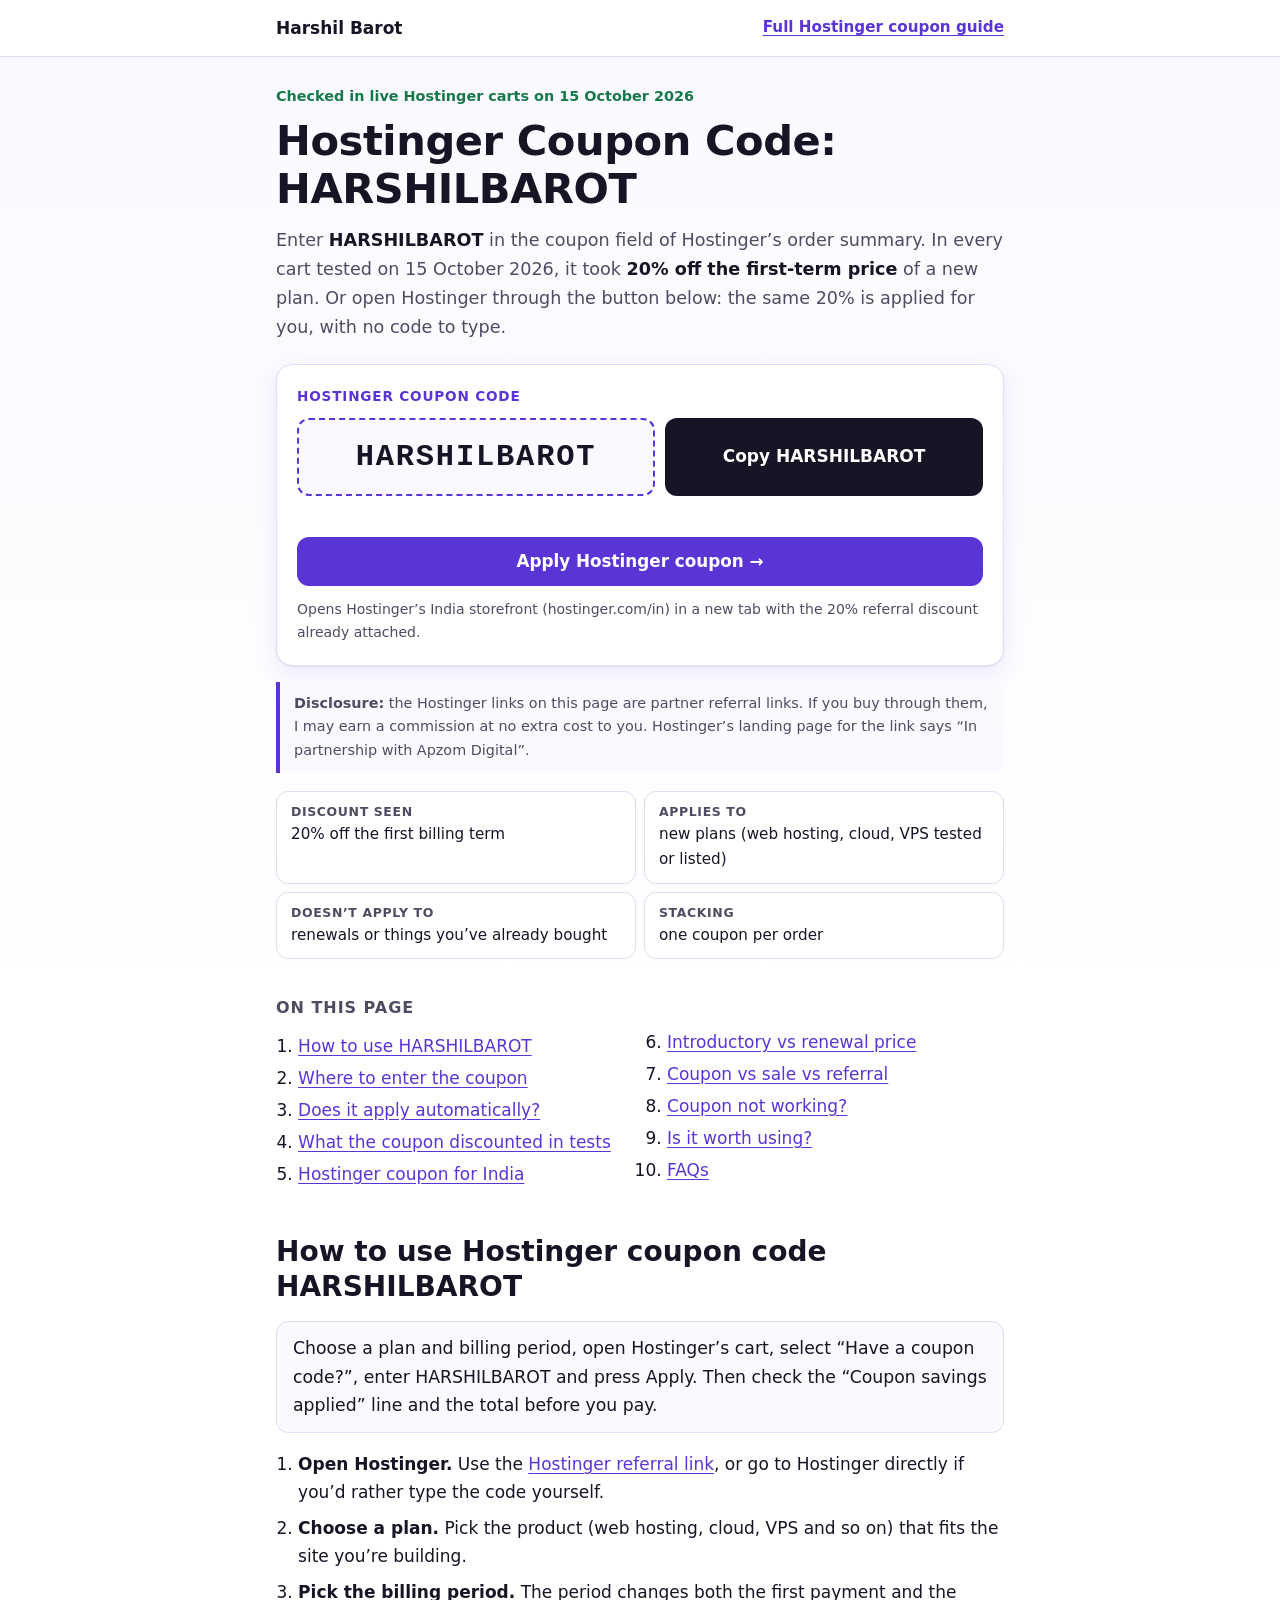
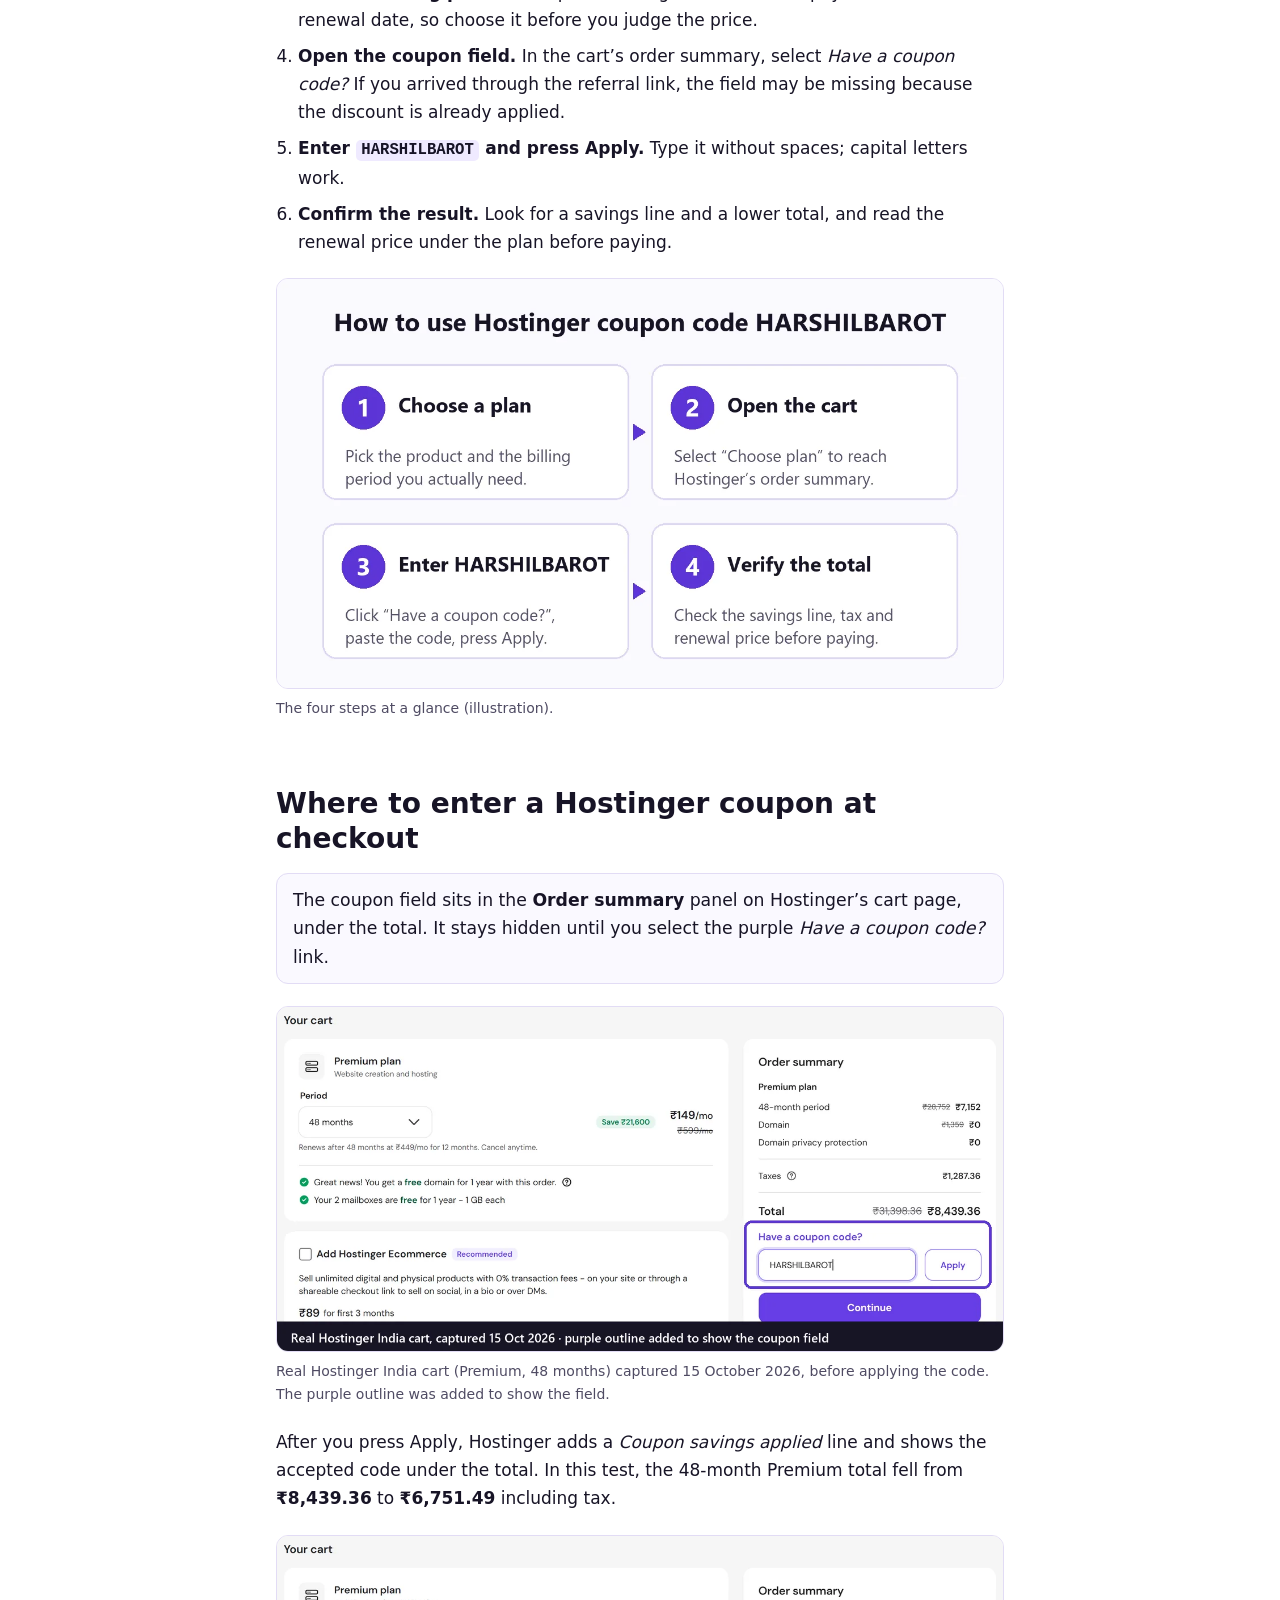
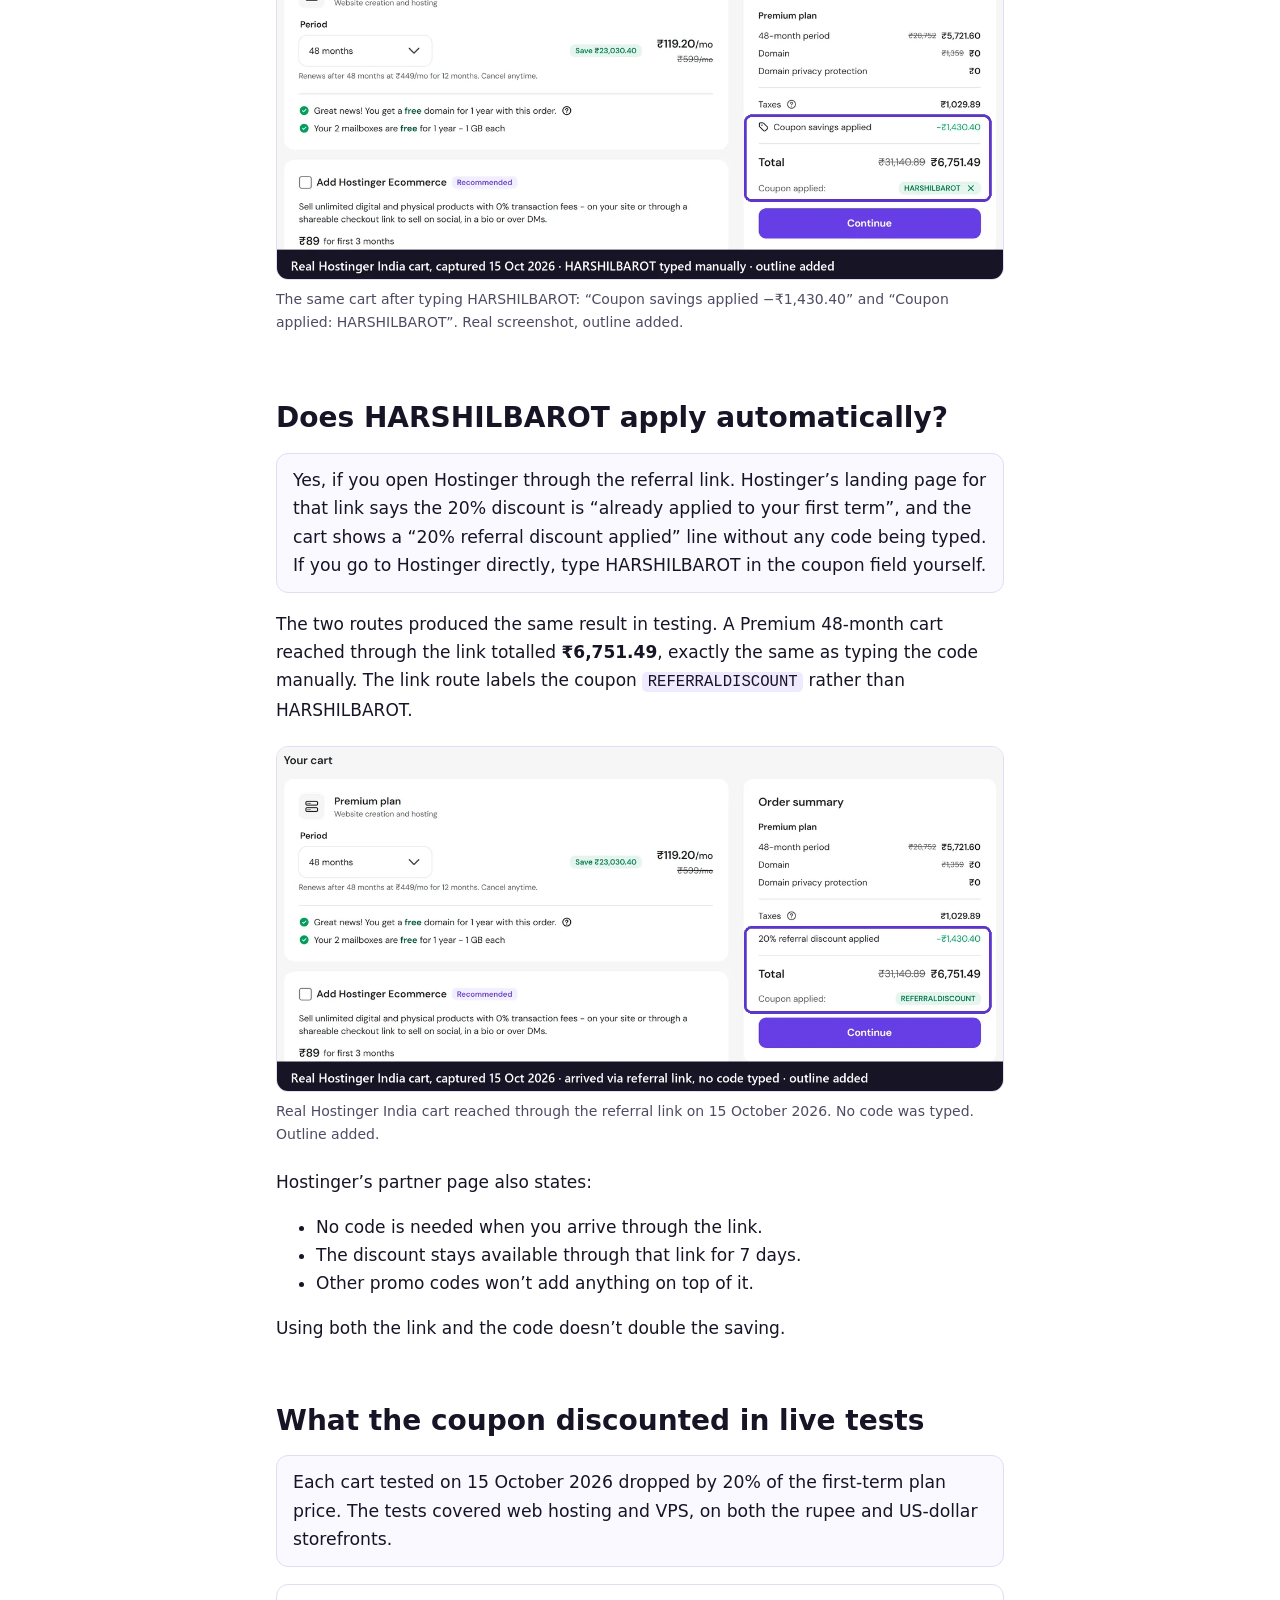
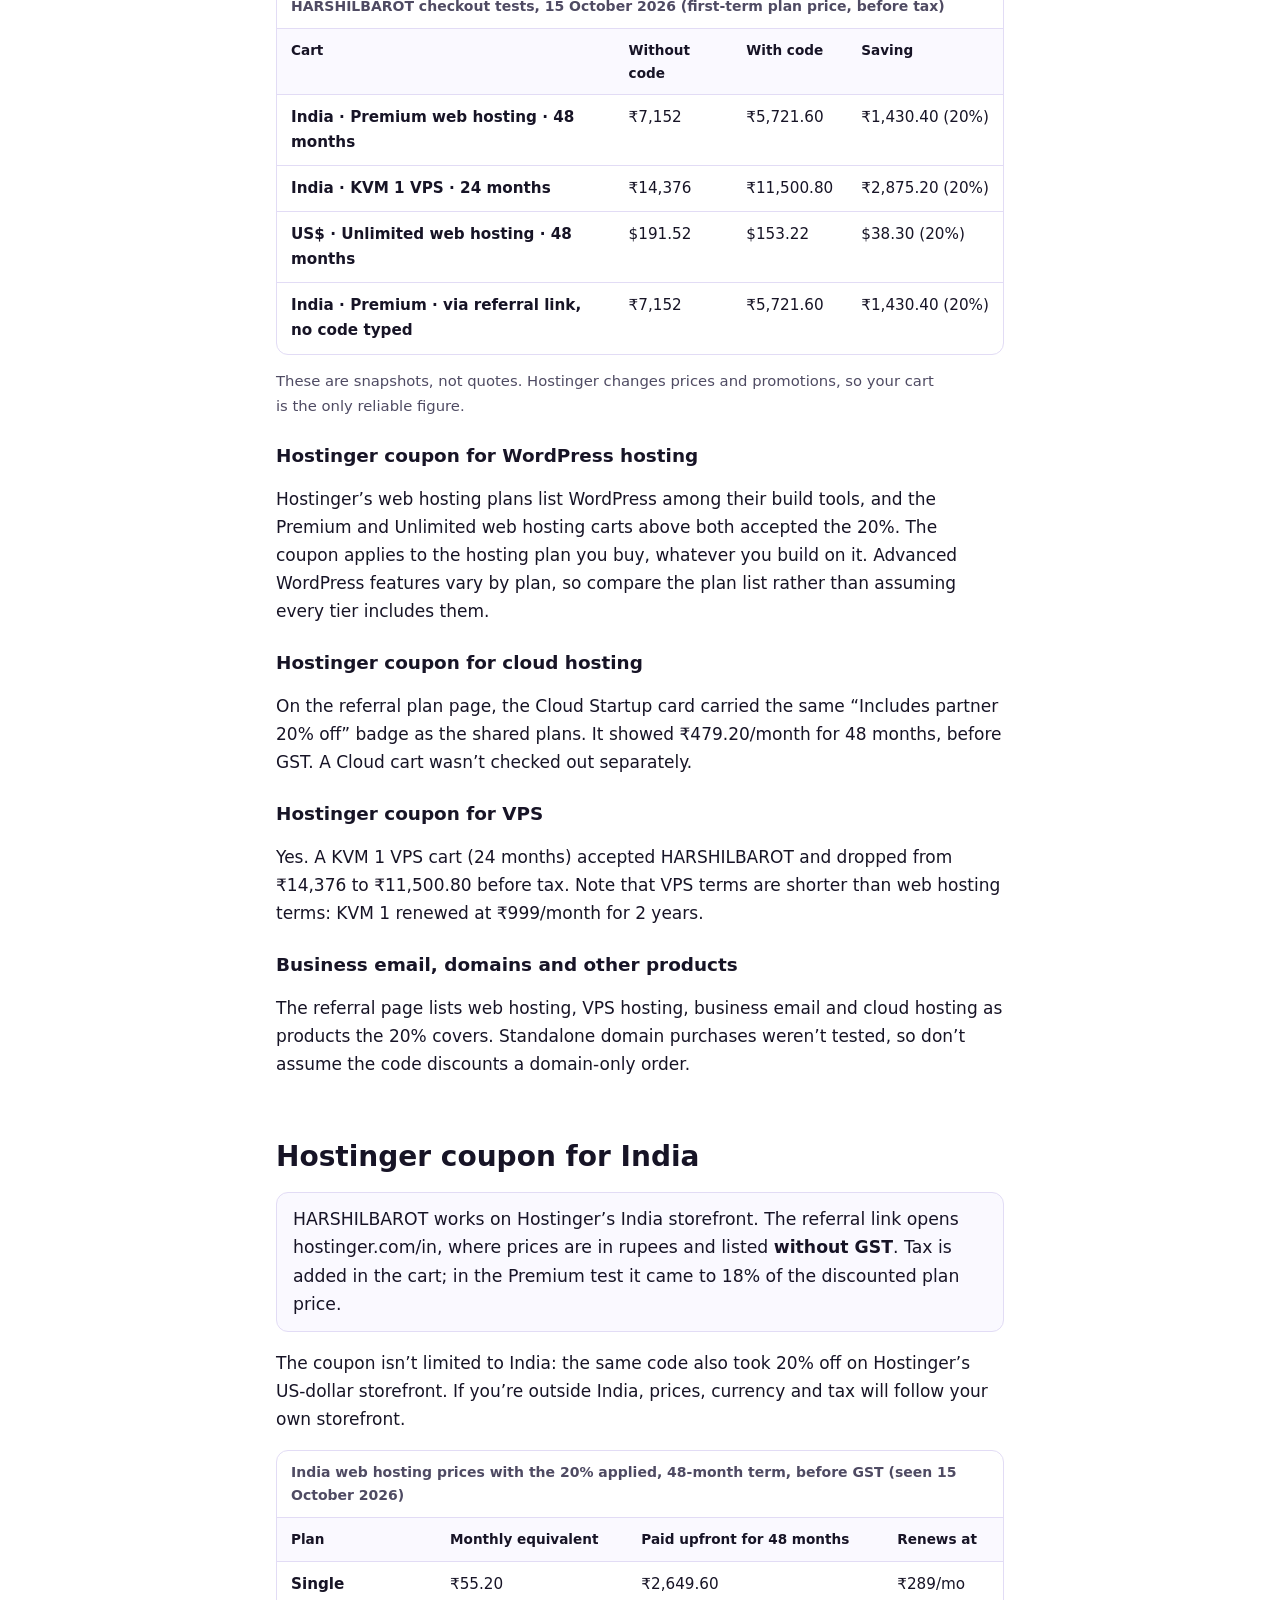
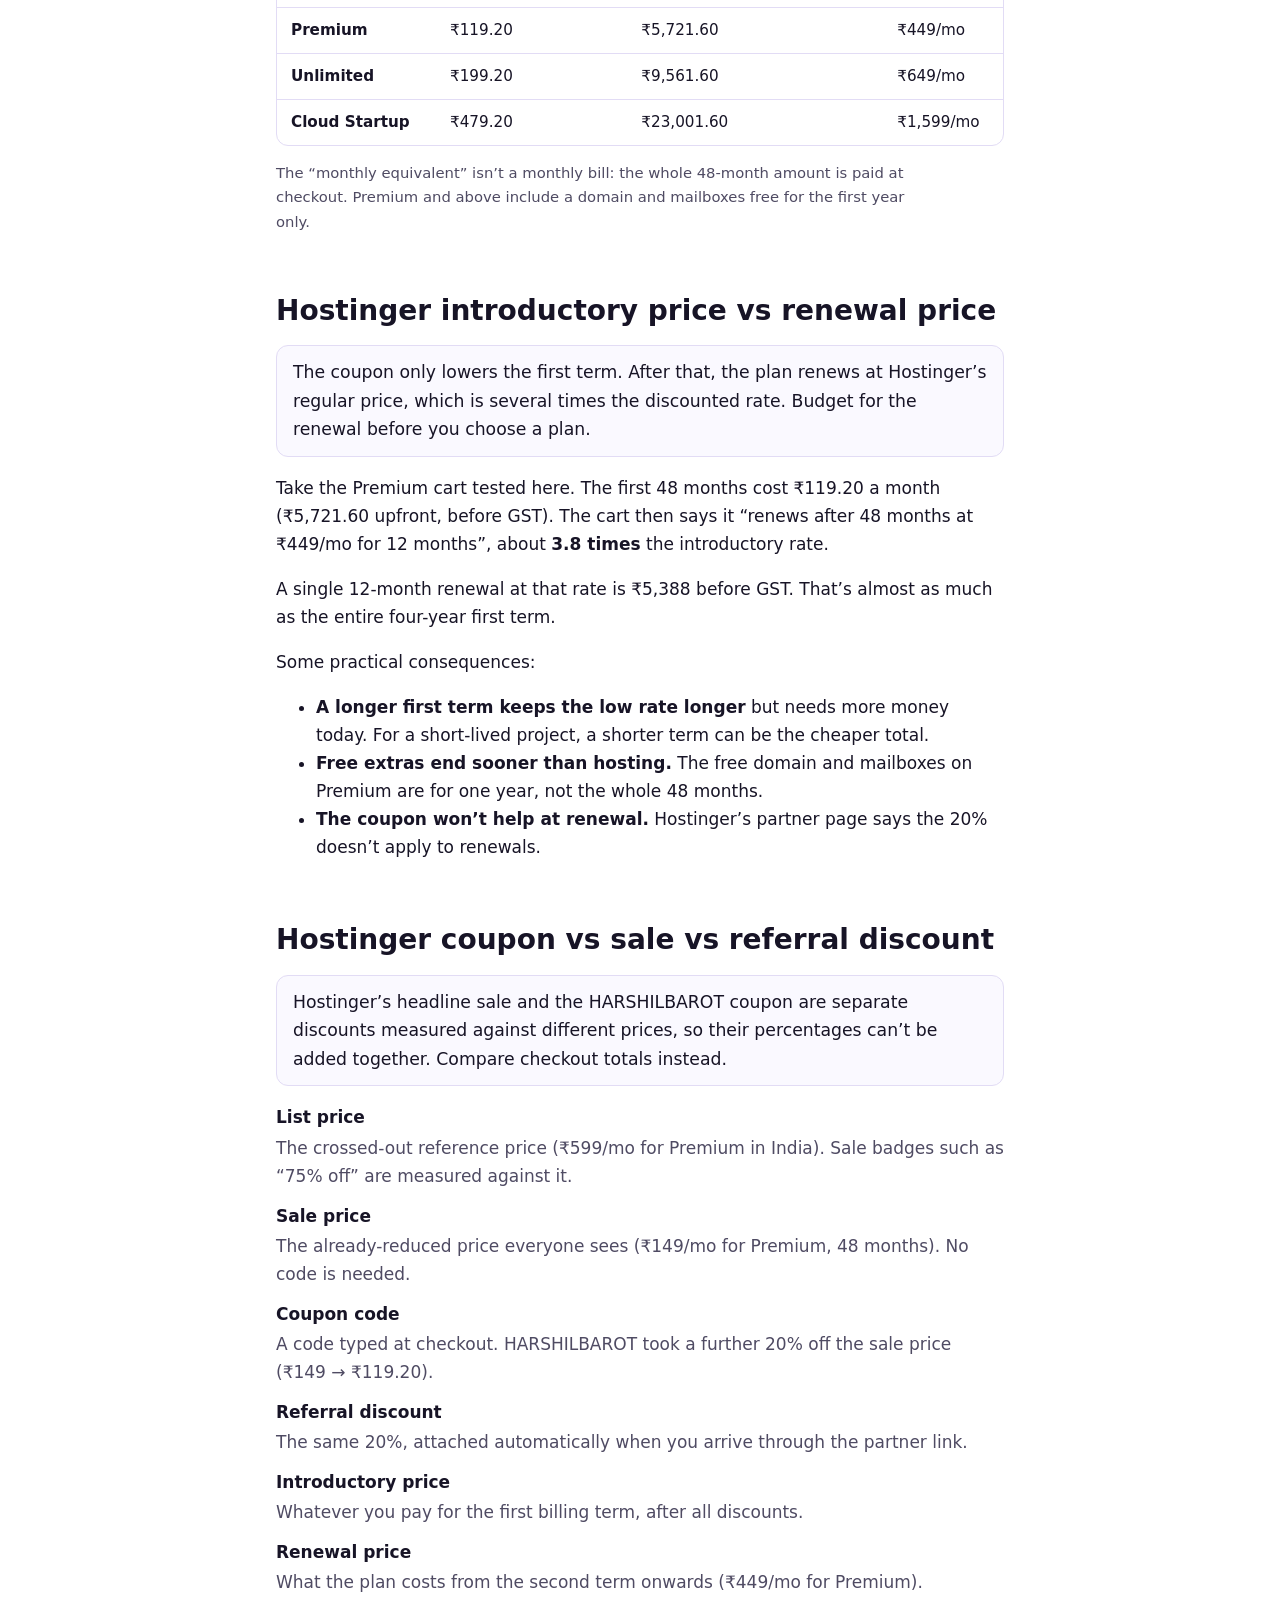
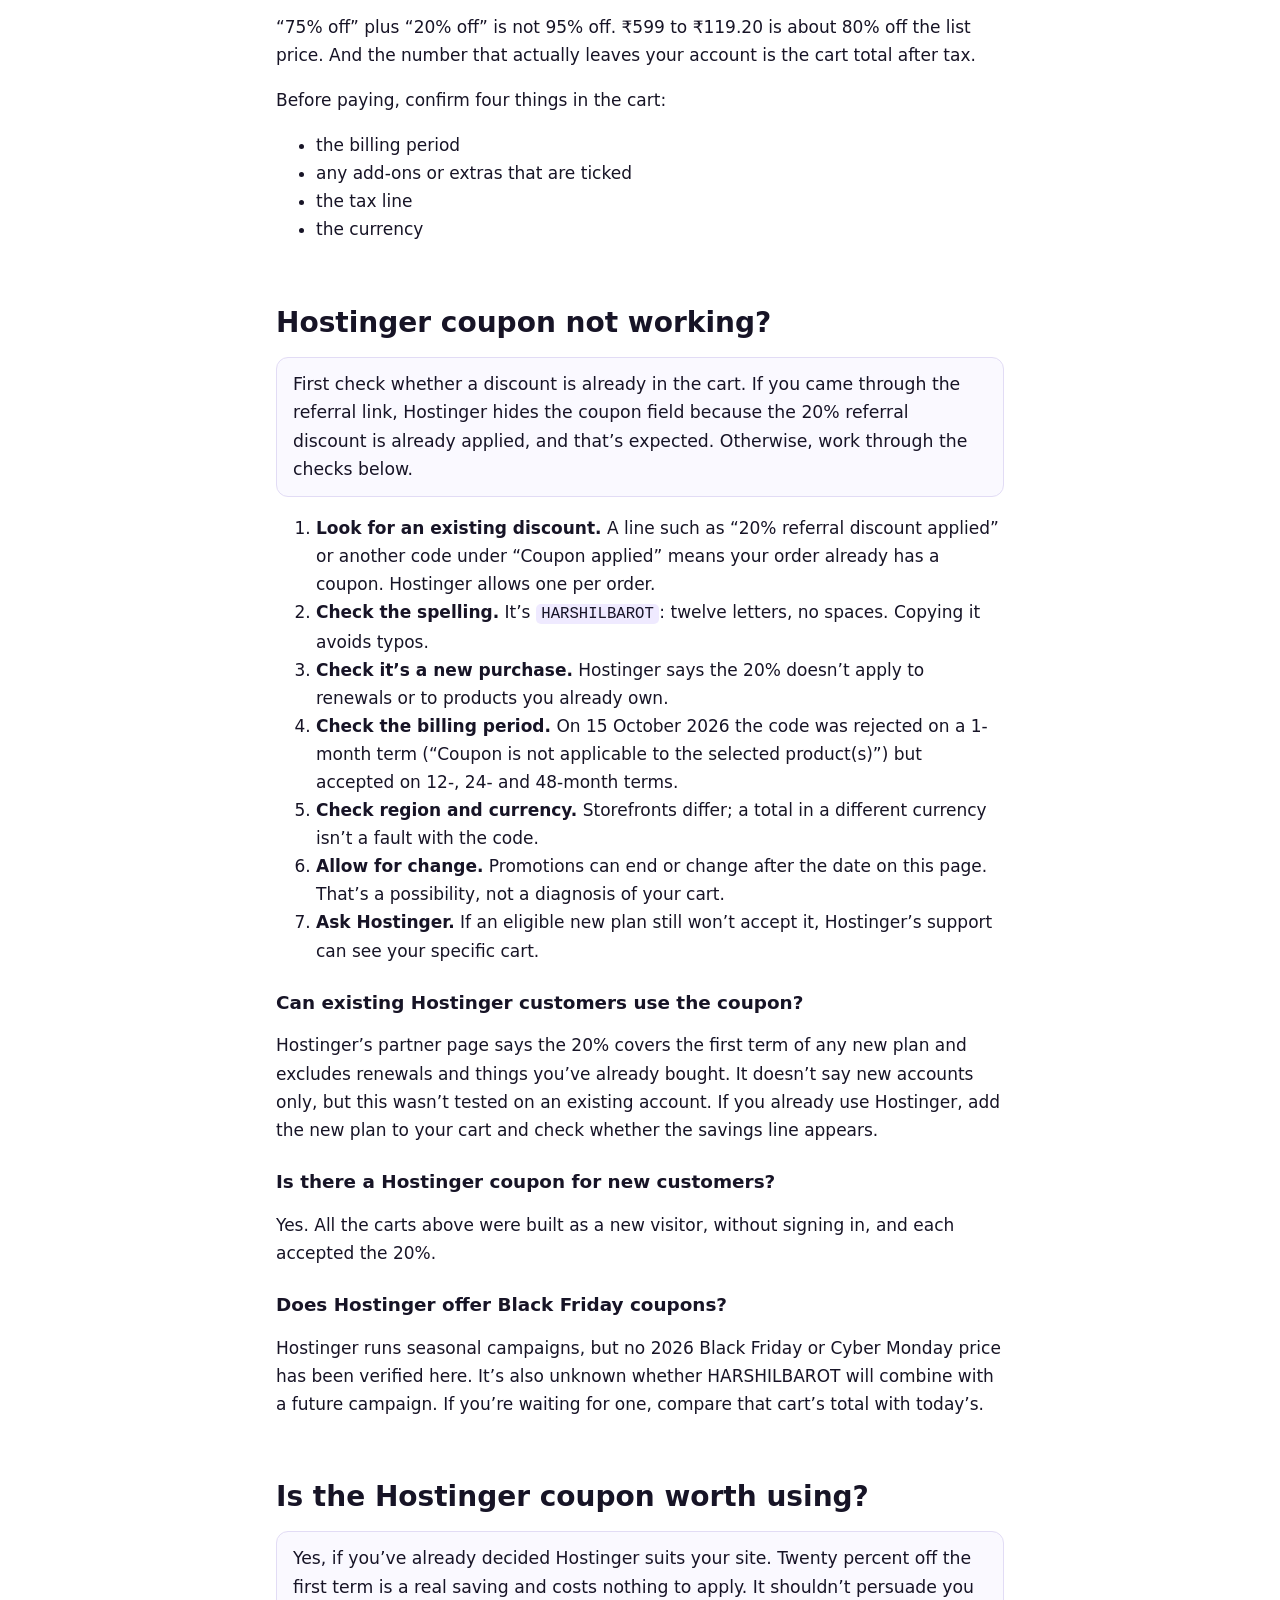
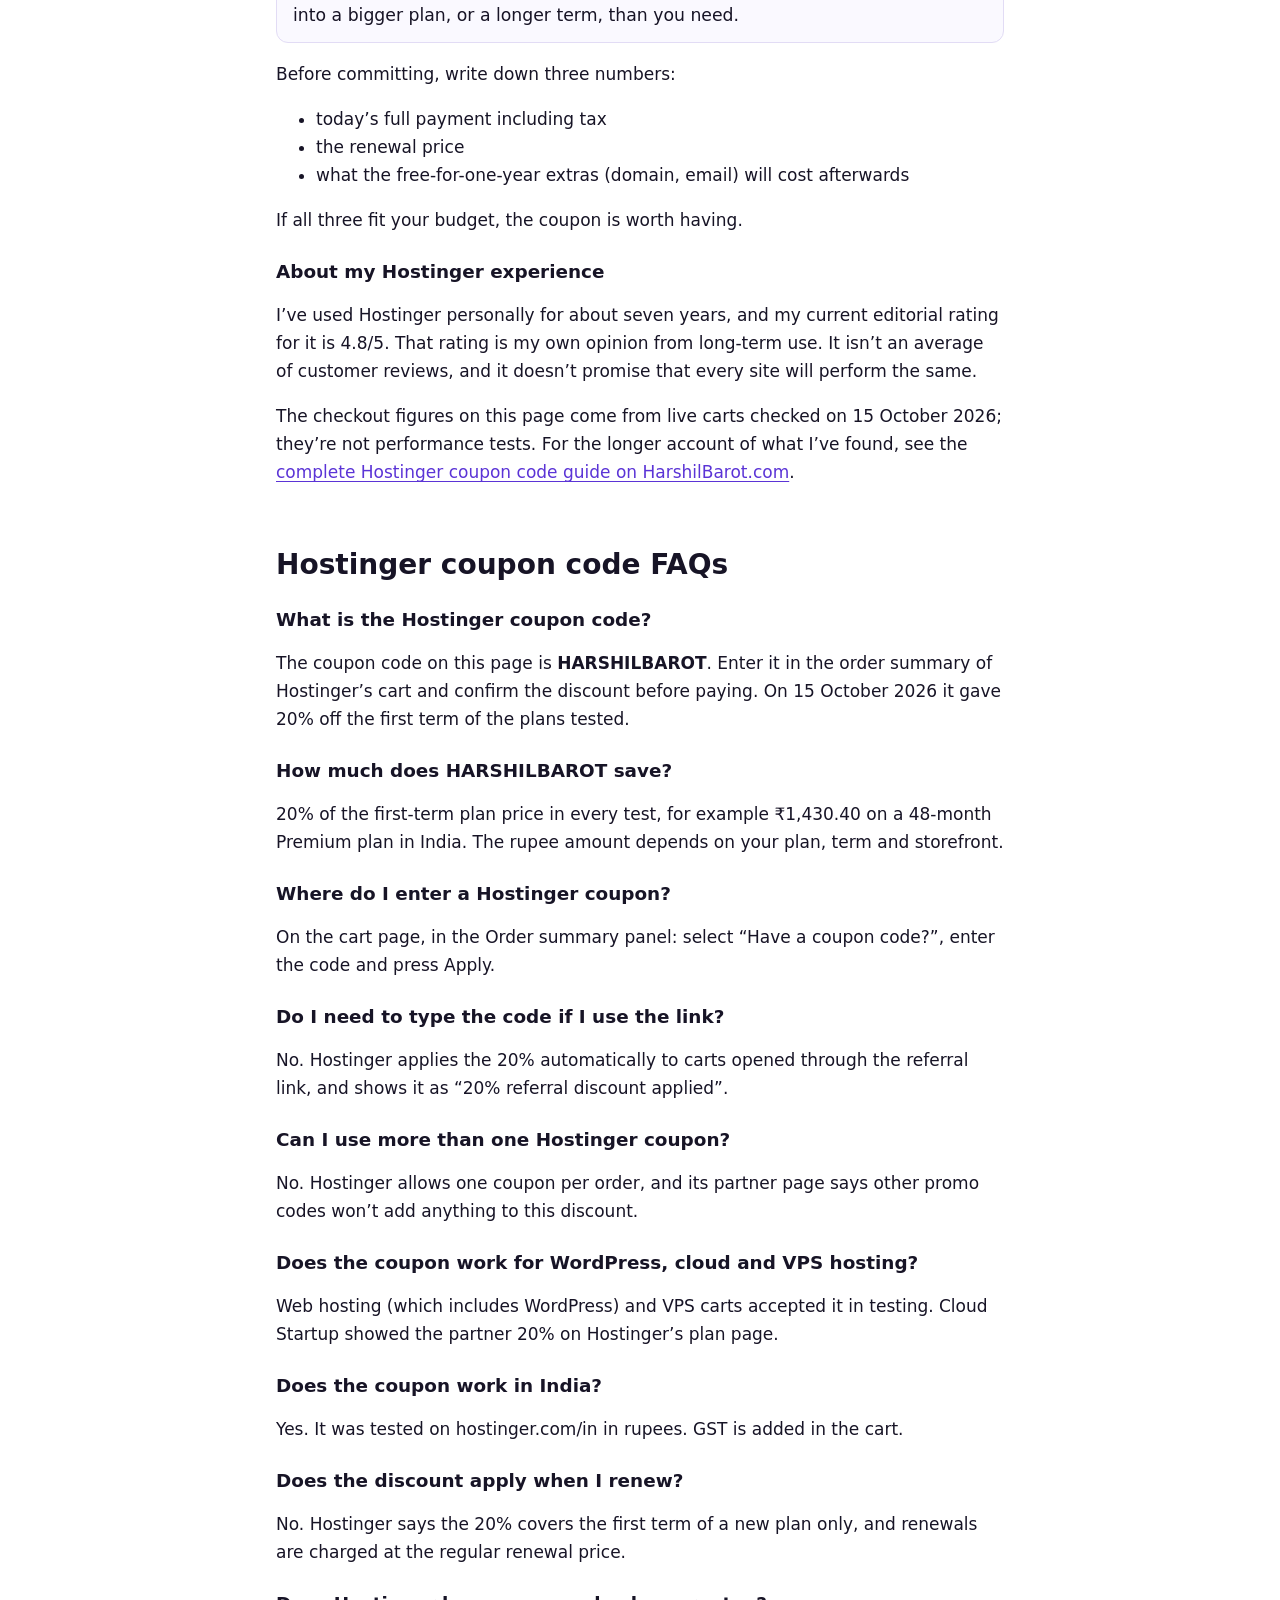
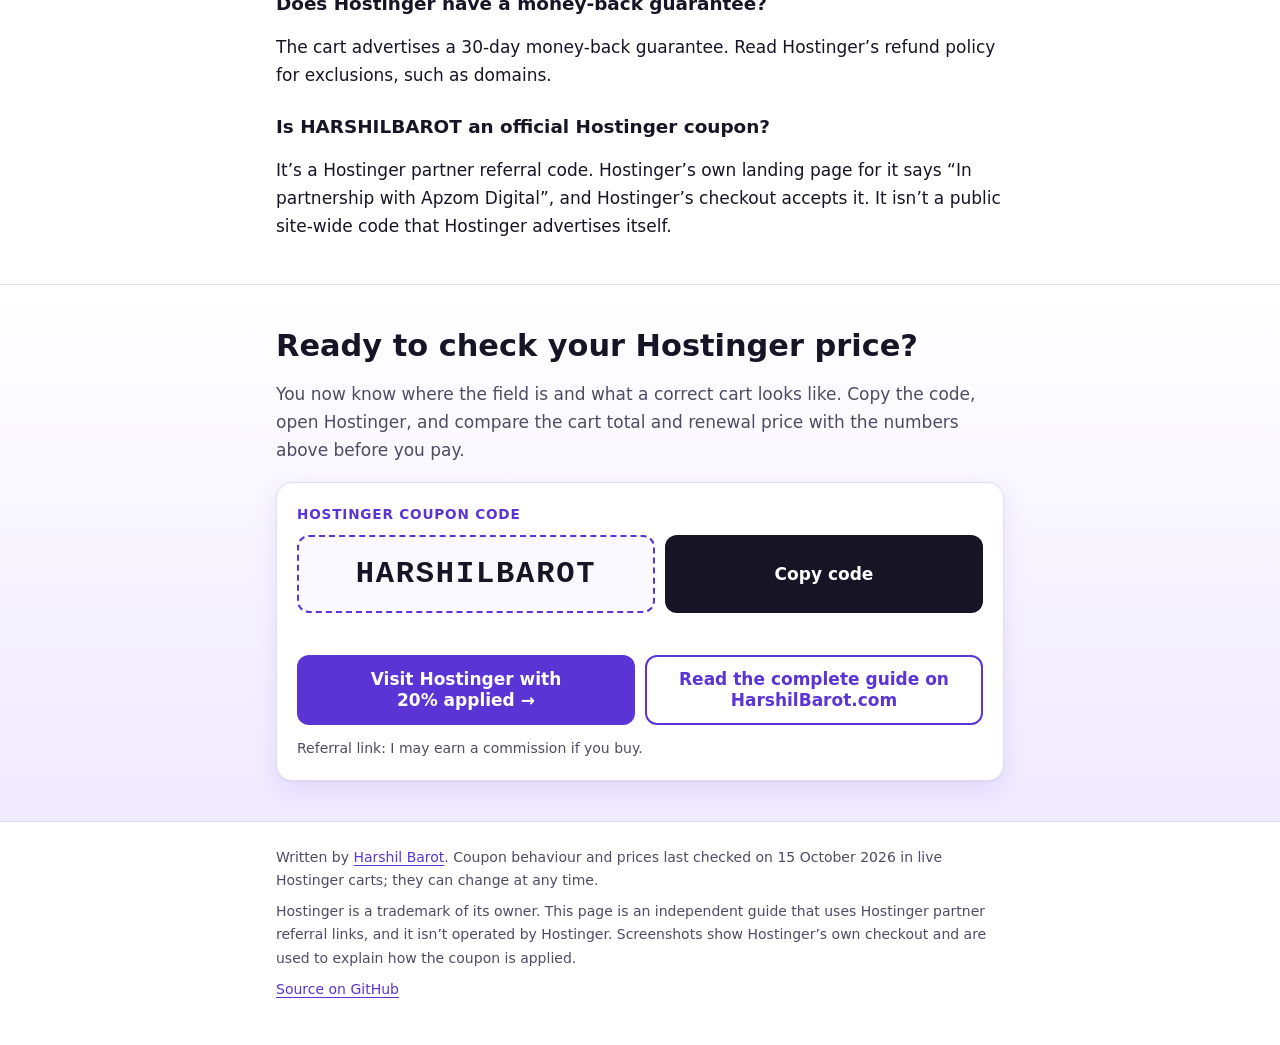
<file: index.html>
<!DOCTYPE html>
<html lang="en">
<head>
<meta charset="utf-8">
<meta name="viewport" content="width=device-width, initial-scale=1">
<title>Hostinger Coupon Code 2026: HARSHILBAROT (20% Off, Tested)</title>
<meta name="description" content="Copy Hostinger coupon code HARSHILBAROT. It took 20% off the first term in live Hostinger carts on 15 Oct 2026. See where to enter it, real checkout screenshots and renewal costs.">
<link rel="canonical" href="https://apzomdigital.github.io/Hostinger-Coupon/">
<meta name="author" content="Harshil Barot">
<meta name="theme-color" content="#5b34d6">
<link rel="icon" href="data:image/svg+xml,%3Csvg xmlns='http://www.w3.org/2000/svg' viewBox='0 0 64 64'%3E%3Crect width='64' height='64' rx='14' fill='%235b34d6'/%3E%3Cpath d='M20 44 44 20' stroke='%23fff' stroke-width='6' stroke-linecap='round'/%3E%3Ccircle cx='22' cy='22' r='6' fill='%23fff'/%3E%3Ccircle cx='42' cy='42' r='6' fill='%23fff'/%3E%3C/svg%3E">

<meta property="og:type" content="website">
<meta property="og:site_name" content="Harshil Barot">
<meta property="og:title" content="Hostinger Coupon Code: HARSHILBAROT (20% off, tested)">
<meta property="og:description" content="Copy HARSHILBAROT, see exactly where Hostinger's coupon field is, and check the real checkout totals and renewal prices.">
<meta property="og:url" content="https://apzomdigital.github.io/Hostinger-Coupon/">
<meta property="og:image" content="https://apzomdigital.github.io/Hostinger-Coupon/assets/hostinger-coupon-code.webp">
<meta property="og:image:width" content="1280">
<meta property="og:image:height" content="720">
<meta property="og:image:alt" content="Hostinger coupon code HARSHILBAROT">
<meta name="twitter:card" content="summary_large_image">

<link rel="stylesheet" href="styles.css">

<script type="application/ld+json">
{
  "@context": "https://schema.org",
  "@type": "WebPage",
  "@id": "https://apzomdigital.github.io/Hostinger-Coupon/#webpage",
  "url": "https://apzomdigital.github.io/Hostinger-Coupon/",
  "name": "Hostinger Coupon Code 2026: HARSHILBAROT",
  "description": "How to use Hostinger coupon code HARSHILBAROT, where to enter it at checkout, what it discounts, and how introductory and renewal prices compare. Checked in live Hostinger carts on 15 October 2026.",
  "inLanguage": "en",
  "datePublished": "2026-10-15",
  "dateModified": "2026-10-15",
  "primaryImageOfPage": {
    "@type": "ImageObject",
    "url": "https://apzomdigital.github.io/Hostinger-Coupon/assets/hostinger-coupon-code.webp",
    "width": 1280,
    "height": 720
  },
  "about": {
    "@type": "Organization",
    "name": "Hostinger",
    "url": "https://www.hostinger.com/"
  },
  "author": {
    "@type": "Person",
    "@id": "https://harshilbarot.com/#person",
    "name": "Harshil Barot",
    "url": "https://harshilbarot.com/"
  },
  "publisher": { "@id": "https://harshilbarot.com/#person" },
  "significantLink": "https://harshilbarot.com/hostinger-coupon-code/"
}
</script>
</head>
<body>
<a class="skip" href="#main">Skip to content</a>

<header class="site-header">
  <div class="wrap header-inner">
    <a class="brand" href="https://harshilbarot.com/">Harshil Barot</a>
    <a class="header-link" href="https://harshilbarot.com/hostinger-coupon-code/">Full Hostinger coupon guide</a>
  </div>
</header>

<main id="main">

<!-- ============ Coupon first: answer + CTA #1 ============ -->
<section class="hero" aria-labelledby="page-title">
  <div class="wrap">
    <p class="eyebrow">Checked in live Hostinger carts on <time datetime="2026-10-15">15 October 2026</time></p>
    <h1 id="page-title">Hostinger Coupon Code: <span class="nowrap">HARSHILBAROT</span></h1>
    <p class="lead">Enter <strong>HARSHILBAROT</strong> in the coupon field of Hostinger’s order summary. In every cart tested on 15 October 2026, it took <strong>20% off the first-term price</strong> of a new plan. Or open Hostinger through the button below: the same 20% is applied for you, with no code to type.</p>

    <div class="coupon-card">
      <p class="coupon-label" id="coupon-label-top">Hostinger coupon code</p>
      <div class="coupon-row">
        <code class="coupon-code">HARSHILBAROT</code>
        <button class="btn btn-copy" type="button" data-copy="HARSHILBAROT" hidden>Copy HARSHILBAROT</button>
      </div>
      <p class="coupon-status" role="status" aria-live="polite"></p>
      <a class="btn btn-primary btn-wide" href="https://www.hostinger.com/in?REFERRALCODE=HARSHILBAROT" target="_blank" rel="sponsored noopener noreferrer">Apply Hostinger coupon&nbsp;<span aria-hidden="true">→</span></a>
      <p class="coupon-note">Opens Hostinger’s India storefront (hostinger.com/in) in a new tab with the 20% referral discount already attached.</p>
    </div>

    <p class="disclosure"><strong>Disclosure:</strong> the Hostinger links on this page are partner referral links. If you buy through them, I may earn a commission at no extra cost to you. Hostinger’s landing page for the link says “In partnership with Apzom Digital”.</p>

    <ul class="facts">
      <li><span>Discount seen</span> 20% off the first billing term</li>
      <li><span>Applies to</span> new plans (web hosting, cloud, VPS tested or listed)</li>
      <li><span>Doesn’t apply to</span> renewals or things you’ve already bought</li>
      <li><span>Stacking</span> one coupon per order</li>
    </ul>
  </div>
</section>

<nav class="toc wrap" aria-labelledby="toc-title">
  <h2 id="toc-title">On this page</h2>
  <ol>
    <li><a href="#how-to-use">How to use HARSHILBAROT</a></li>
    <li><a href="#where-to-enter">Where to enter the coupon</a></li>
    <li><a href="#automatic">Does it apply automatically?</a></li>
    <li><a href="#test-results">What the coupon discounted in tests</a></li>
    <li><a href="#india">Hostinger coupon for India</a></li>
    <li><a href="#renewal">Introductory vs renewal price</a></li>
    <li><a href="#coupon-vs-sale">Coupon vs sale vs referral</a></li>
    <li><a href="#not-working">Coupon not working?</a></li>
    <li><a href="#worth-it">Is it worth using?</a></li>
    <li><a href="#faq">FAQs</a></li>
  </ol>
</nav>

<div class="wrap content">

<!-- ============ How to use ============ -->
<section id="how-to-use" aria-labelledby="h-how">
  <h2 id="h-how">How to use Hostinger coupon code HARSHILBAROT</h2>
  <p class="answer">Choose a plan and billing period, open Hostinger’s cart, select “Have a coupon code?”, enter HARSHILBAROT and press Apply. Then check the “Coupon savings applied” line and the total before you pay.</p>
  <ol class="steps">
    <li><strong>Open Hostinger.</strong> Use the <a href="https://www.hostinger.com/in?REFERRALCODE=HARSHILBAROT" target="_blank" rel="sponsored noopener noreferrer">Hostinger referral link</a>, or go to Hostinger directly if you’d rather type the code yourself.</li>
    <li><strong>Choose a plan.</strong> Pick the product (web hosting, cloud, VPS and so on) that fits the site you’re building.</li>
    <li><strong>Pick the billing period.</strong> The period changes both the first payment and the renewal date, so choose it before you judge the price.</li>
    <li><strong>Open the coupon field.</strong> In the cart’s order summary, select <em>Have a coupon code?</em> If you arrived through the referral link, the field may be missing because the discount is already applied.</li>
    <li><strong>Enter <code>HARSHILBAROT</code> and press Apply.</strong> Type it without spaces; capital letters work.</li>
    <li><strong>Confirm the result.</strong> Look for a savings line and a lower total, and read the renewal price under the plan before paying.</li>
  </ol>
  <figure>
    <a href="assets/how-to-use-hostinger-coupon.webp"><img src="assets/how-to-use-hostinger-coupon.webp" width="1280" height="720" loading="lazy" decoding="async" alt="Steps to use Hostinger coupon code HARSHILBAROT: choose a plan, open the cart, enter the code, verify the total"></a>
    <figcaption>The four steps at a glance (illustration).</figcaption>
  </figure>
</section>

<!-- ============ Where to enter ============ -->
<section id="where-to-enter" aria-labelledby="h-where">
  <h2 id="h-where">Where to enter a Hostinger coupon at checkout</h2>
  <p class="answer">The coupon field sits in the <strong>Order summary</strong> panel on Hostinger’s cart page, under the total. It stays hidden until you select the purple <em>Have a coupon code?</em> link.</p>
  <figure>
    <a href="assets/hostinger-coupon-checkout.webp"><img src="assets/hostinger-coupon-checkout.webp" width="1280" height="606" loading="lazy" decoding="async" alt="Where to enter a Hostinger coupon code at checkout: the Have a coupon code field in the order summary"></a>
    <figcaption>Real Hostinger India cart (Premium, 48 months) captured 15 October 2026, before applying the code. The purple outline was added to show the field.</figcaption>
  </figure>
  <p>After you press Apply, Hostinger adds a <em>Coupon savings applied</em> line and shows the accepted code under the total. In this test, the 48-month Premium total fell from <strong>₹8,439.36</strong> to <strong>₹6,751.49</strong> including tax.</p>
  <figure>
    <a href="assets/hostinger-coupon-applied.webp"><img src="assets/hostinger-coupon-applied.webp" width="1280" height="606" loading="lazy" decoding="async" alt="HARSHILBAROT Hostinger coupon applied at checkout with a ₹1,430.40 coupon savings line"></a>
    <figcaption>The same cart after typing HARSHILBAROT: “Coupon savings applied −₹1,430.40” and “Coupon applied: HARSHILBAROT”. Real screenshot, outline added.</figcaption>
  </figure>
</section>

<!-- ============ Automatic? ============ -->
<section id="automatic" aria-labelledby="h-auto">
  <h2 id="h-auto">Does HARSHILBAROT apply automatically?</h2>
  <p class="answer">Yes, if you open Hostinger through the referral link. Hostinger’s landing page for that link says the 20% discount is “already applied to your first term”, and the cart shows a “20% referral discount applied” line without any code being typed. If you go to Hostinger directly, type HARSHILBAROT in the coupon field yourself.</p>
  <p>The two routes produced the same result in testing. A Premium 48-month cart reached through the link totalled <strong>₹6,751.49</strong>, exactly the same as typing the code manually. The link route labels the coupon <code>REFERRALDISCOUNT</code> rather than HARSHILBAROT.</p>
  <figure>
    <a href="assets/hostinger-referral-discount-applied.webp"><img src="assets/hostinger-referral-discount-applied.webp" width="1280" height="606" loading="lazy" decoding="async" alt="Hostinger cart showing a 20% referral discount applied automatically after arriving through the HARSHILBAROT referral link"></a>
    <figcaption>Real Hostinger India cart reached through the referral link on 15 October 2026. No code was typed. Outline added.</figcaption>
  </figure>
  <p>Hostinger’s partner page also states:</p>
  <ul>
    <li>No code is needed when you arrive through the link.</li>
    <li>The discount stays available through that link for 7 days.</li>
    <li>Other promo codes won’t add anything on top of it.</li>
  </ul>
  <p>Using both the link and the code doesn’t double the saving.</p>
</section>

<!-- ============ Test results / eligibility ============ -->
<section id="test-results" aria-labelledby="h-tests">
  <h2 id="h-tests">What the coupon discounted in live tests</h2>
  <p class="answer">Each cart tested on 15 October 2026 dropped by 20% of the first-term plan price. The tests covered web hosting and VPS, on both the rupee and US-dollar storefronts.</p>
  <section class="table-scroll" aria-labelledby="cap-tests" tabindex="0">
    <table>
      <caption id="cap-tests">HARSHILBAROT checkout tests, 15 October 2026 (first-term plan price, before tax)</caption>
      <thead>
        <tr><th scope="col">Cart</th><th scope="col">Without code</th><th scope="col">With code</th><th scope="col">Saving</th></tr>
      </thead>
      <tbody>
        <tr><th scope="row">India · Premium web hosting · 48 months</th><td>₹7,152</td><td>₹5,721.60</td><td>₹1,430.40 (20%)</td></tr>
        <tr><th scope="row">India · KVM 1 VPS · 24 months</th><td>₹14,376</td><td>₹11,500.80</td><td>₹2,875.20 (20%)</td></tr>
        <tr><th scope="row">US$ · Unlimited web hosting · 48 months</th><td>$191.52</td><td>$153.22</td><td>$38.30 (20%)</td></tr>
        <tr><th scope="row">India · Premium · via referral link, no code typed</th><td>₹7,152</td><td>₹5,721.60</td><td>₹1,430.40 (20%)</td></tr>
      </tbody>
    </table>
  </section>
  <p class="small">These are snapshots, not quotes. Hostinger changes prices and promotions, so your cart is the only reliable figure.</p>

  <h3 id="wordpress">Hostinger coupon for WordPress hosting</h3>
  <p>Hostinger’s web hosting plans list WordPress among their build tools, and the Premium and Unlimited web hosting carts above both accepted the 20%. The coupon applies to the hosting plan you buy, whatever you build on it. Advanced WordPress features vary by plan, so compare the plan list rather than assuming every tier includes them.</p>

  <h3 id="cloud">Hostinger coupon for cloud hosting</h3>
  <p>On the referral plan page, the Cloud Startup card carried the same “Includes partner 20% off” badge as the shared plans. It showed ₹479.20/month for 48 months, before GST. A Cloud cart wasn’t checked out separately.</p>

  <h3 id="vps">Hostinger coupon for VPS</h3>
  <p>Yes. A KVM 1 VPS cart (24 months) accepted HARSHILBAROT and dropped from ₹14,376 to ₹11,500.80 before tax. Note that VPS terms are shorter than web hosting terms: KVM 1 renewed at ₹999/month for 2 years.</p>

  <h3 id="other-products">Business email, domains and other products</h3>
  <p>The referral page lists web hosting, VPS hosting, business email and cloud hosting as products the 20% covers. Standalone domain purchases weren’t tested, so don’t assume the code discounts a domain-only order.</p>
</section>

<!-- ============ India ============ -->
<section id="india" aria-labelledby="h-india">
  <h2 id="h-india">Hostinger coupon for India</h2>
  <p class="answer">HARSHILBAROT works on Hostinger’s India storefront. The referral link opens hostinger.com/in, where prices are in rupees and listed <strong>without GST</strong>. Tax is added in the cart; in the Premium test it came to 18% of the discounted plan price.</p>
  <p>The coupon isn’t limited to India: the same code also took 20% off on Hostinger’s US-dollar storefront. If you’re outside India, prices, currency and tax will follow your own storefront.</p>
  <section class="table-scroll" aria-labelledby="cap-india" tabindex="0">
    <table>
      <caption id="cap-india">India web hosting prices with the 20% applied, 48-month term, before GST (seen 15 October 2026)</caption>
      <thead>
        <tr><th scope="col">Plan</th><th scope="col">Monthly equivalent</th><th scope="col">Paid upfront for 48 months</th><th scope="col">Renews at</th></tr>
      </thead>
      <tbody>
        <tr><th scope="row">Single</th><td>₹55.20</td><td>₹2,649.60</td><td>₹289/mo</td></tr>
        <tr><th scope="row">Premium</th><td>₹119.20</td><td>₹5,721.60</td><td>₹449/mo</td></tr>
        <tr><th scope="row">Unlimited</th><td>₹199.20</td><td>₹9,561.60</td><td>₹649/mo</td></tr>
        <tr><th scope="row">Cloud Startup</th><td>₹479.20</td><td>₹23,001.60</td><td>₹1,599/mo</td></tr>
      </tbody>
    </table>
  </section>
  <p class="small">The “monthly equivalent” isn’t a monthly bill: the whole 48-month amount is paid at checkout. Premium and above include a domain and mailboxes free for the first year only.</p>
</section>

<!-- ============ Renewal ============ -->
<section id="renewal" aria-labelledby="h-renew">
  <h2 id="h-renew">Hostinger introductory price vs renewal price</h2>
  <p class="answer">The coupon only lowers the first term. After that, the plan renews at Hostinger’s regular price, which is several times the discounted rate. Budget for the renewal before you choose a plan.</p>
  <p>Take the Premium cart tested here. The first 48 months cost ₹119.20 a month (₹5,721.60 upfront, before GST). The cart then says it “renews after 48 months at ₹449/mo for 12 months”, about <strong>3.8 times</strong> the introductory rate.</p>
  <p>A single 12-month renewal at that rate is ₹5,388 before GST. That’s almost as much as the entire four-year first term.</p>
  <p>Some practical consequences:</p>
  <ul>
    <li><strong>A longer first term keeps the low rate longer</strong> but needs more money today. For a short-lived project, a shorter term can be the cheaper total.</li>
    <li><strong>Free extras end sooner than hosting.</strong> The free domain and mailboxes on Premium are for one year, not the whole 48 months.</li>
    <li><strong>The coupon won’t help at renewal.</strong> Hostinger’s partner page says the 20% doesn’t apply to renewals.</li>
  </ul>
</section>

<!-- ============ Coupon vs sale ============ -->
<section id="coupon-vs-sale" aria-labelledby="h-vs">
  <h2 id="h-vs">Hostinger coupon vs sale vs referral discount</h2>
  <p class="answer">Hostinger’s headline sale and the HARSHILBAROT coupon are separate discounts measured against different prices, so their percentages can’t be added together. Compare checkout totals instead.</p>
  <dl class="terms">
    <dt>List price</dt>
    <dd>The crossed-out reference price (₹599/mo for Premium in India). Sale badges such as “75% off” are measured against it.</dd>
    <dt>Sale price</dt>
    <dd>The already-reduced price everyone sees (₹149/mo for Premium, 48 months). No code is needed.</dd>
    <dt>Coupon code</dt>
    <dd>A code typed at checkout. HARSHILBAROT took a further 20% off the sale price (₹149 → ₹119.20).</dd>
    <dt>Referral discount</dt>
    <dd>The same 20%, attached automatically when you arrive through the partner link.</dd>
    <dt>Introductory price</dt>
    <dd>Whatever you pay for the first billing term, after all discounts.</dd>
    <dt>Renewal price</dt>
    <dd>What the plan costs from the second term onwards (₹449/mo for Premium).</dd>
  </dl>
  <p>“75% off” plus “20% off” is not 95% off. ₹599 to ₹119.20 is about 80% off the list price. And the number that actually leaves your account is the cart total after tax.</p>
  <p>Before paying, confirm four things in the cart:</p>
  <ul>
    <li>the billing period</li>
    <li>any add-ons or extras that are ticked</li>
    <li>the tax line</li>
    <li>the currency</li>
  </ul>
</section>

<!-- ============ Not working ============ -->
<section id="not-working" aria-labelledby="h-fix">
  <h2 id="h-fix">Hostinger coupon not working?</h2>
  <p class="answer">First check whether a discount is already in the cart. If you came through the referral link, Hostinger hides the coupon field because the 20% referral discount is already applied, and that’s expected. Otherwise, work through the checks below.</p>
  <ol>
    <li><strong>Look for an existing discount.</strong> A line such as “20% referral discount applied” or another code under “Coupon applied” means your order already has a coupon. Hostinger allows one per order.</li>
    <li><strong>Check the spelling.</strong> It’s <code>HARSHILBAROT</code>: twelve letters, no spaces. Copying it avoids typos.</li>
    <li><strong>Check it’s a new purchase.</strong> Hostinger says the 20% doesn’t apply to renewals or to products you already own.</li>
    <li><strong>Check the billing period.</strong> On 15 October 2026 the code was rejected on a 1-month term (“Coupon is not applicable to the selected product(s)”) but accepted on 12-, 24- and 48-month terms.</li>
    <li><strong>Check region and currency.</strong> Storefronts differ; a total in a different currency isn’t a fault with the code.</li>
    <li><strong>Allow for change.</strong> Promotions can end or change after the date on this page. That’s a possibility, not a diagnosis of your cart.</li>
    <li><strong>Ask Hostinger.</strong> If an eligible new plan still won’t accept it, Hostinger’s support can see your specific cart.</li>
  </ol>

  <h3 id="existing-customers">Can existing Hostinger customers use the coupon?</h3>
  <p>Hostinger’s partner page says the 20% covers the first term of any new plan and excludes renewals and things you’ve already bought. It doesn’t say new accounts only, but this wasn’t tested on an existing account. If you already use Hostinger, add the new plan to your cart and check whether the savings line appears.</p>

  <h3 id="new-customers">Is there a Hostinger coupon for new customers?</h3>
  <p>Yes. All the carts above were built as a new visitor, without signing in, and each accepted the 20%.</p>

  <h3 id="black-friday">Does Hostinger offer Black Friday coupons?</h3>
  <p>Hostinger runs seasonal campaigns, but no 2026 Black Friday or Cyber Monday price has been verified here. It’s also unknown whether HARSHILBAROT will combine with a future campaign. If you’re waiting for one, compare that cart’s total with today’s.</p>
</section>

<!-- ============ Worth it + experience ============ -->
<section id="worth-it" aria-labelledby="h-worth">
  <h2 id="h-worth">Is the Hostinger coupon worth using?</h2>
  <p class="answer">Yes, if you’ve already decided Hostinger suits your site. Twenty percent off the first term is a real saving and costs nothing to apply. It shouldn’t persuade you into a bigger plan, or a longer term, than you need.</p>
  <p>Before committing, write down three numbers:</p>
  <ul>
    <li>today’s full payment including tax</li>
    <li>the renewal price</li>
    <li>what the free-for-one-year extras (domain, email) will cost afterwards</li>
  </ul>
  <p>If all three fit your budget, the coupon is worth having.</p>

  <h3 id="my-experience">About my Hostinger experience</h3>
  <p>I’ve used Hostinger personally for about seven years, and my current editorial rating for it is 4.8/5. That rating is my own opinion from long-term use. It isn’t an average of customer reviews, and it doesn’t promise that every site will perform the same.</p>
  <p>The checkout figures on this page come from live carts checked on 15 October 2026; they’re not performance tests. For the longer account of what I’ve found, see the <a href="https://harshilbarot.com/hostinger-coupon-code/">complete Hostinger coupon code guide on HarshilBarot.com</a>.</p>
</section>

<!-- ============ FAQ ============ -->
<section id="faq" aria-labelledby="h-faq">
  <h2 id="h-faq">Hostinger coupon code FAQs</h2>

  <h3>What is the Hostinger coupon code?</h3>
  <p>The coupon code on this page is <strong>HARSHILBAROT</strong>. Enter it in the order summary of Hostinger’s cart and confirm the discount before paying. On 15 October 2026 it gave 20% off the first term of the plans tested.</p>

  <h3>How much does HARSHILBAROT save?</h3>
  <p>20% of the first-term plan price in every test, for example ₹1,430.40 on a 48-month Premium plan in India. The rupee amount depends on your plan, term and storefront.</p>

  <h3>Where do I enter a Hostinger coupon?</h3>
  <p>On the cart page, in the Order summary panel: select “Have a coupon code?”, enter the code and press Apply.</p>

  <h3>Do I need to type the code if I use the link?</h3>
  <p>No. Hostinger applies the 20% automatically to carts opened through the referral link, and shows it as “20% referral discount applied”.</p>

  <h3>Can I use more than one Hostinger coupon?</h3>
  <p>No. Hostinger allows one coupon per order, and its partner page says other promo codes won’t add anything to this discount.</p>

  <h3>Does the coupon work for WordPress, cloud and VPS hosting?</h3>
  <p>Web hosting (which includes WordPress) and VPS carts accepted it in testing. Cloud Startup showed the partner 20% on Hostinger’s plan page.</p>

  <h3>Does the coupon work in India?</h3>
  <p>Yes. It was tested on hostinger.com/in in rupees. GST is added in the cart.</p>

  <h3>Does the discount apply when I renew?</h3>
  <p>No. Hostinger says the 20% covers the first term of a new plan only, and renewals are charged at the regular renewal price.</p>

  <h3>Does Hostinger have a money-back guarantee?</h3>
  <p>The cart advertises a 30-day money-back guarantee. Read Hostinger’s refund policy for exclusions, such as domains.</p>

  <h3>Is HARSHILBAROT an official Hostinger coupon?</h3>
  <p>It’s a Hostinger partner referral code. Hostinger’s own landing page for it says “In partnership with Apzom Digital”, and Hostinger’s checkout accepts it. It isn’t a public site-wide code that Hostinger advertises itself.</p>
</section>

</div>

<!-- ============ CTA #2: final action ============ -->
<section class="final-cta" aria-labelledby="h-final">
  <div class="wrap">
    <h2 id="h-final">Ready to check your Hostinger price?</h2>
    <p>You now know where the field is and what a correct cart looks like. Copy the code, open Hostinger, and compare the cart total and renewal price with the numbers above before you pay.</p>
    <div class="coupon-card coupon-card--final">
      <p class="coupon-label" id="coupon-label-final">Hostinger coupon code</p>
      <div class="coupon-row">
        <code class="coupon-code">HARSHILBAROT</code>
        <button class="btn btn-copy" type="button" data-copy="HARSHILBAROT" hidden>Copy code</button>
      </div>
      <p class="coupon-status" role="status" aria-live="polite"></p>
      <div class="cta-pair">
        <a class="btn btn-primary" href="https://www.hostinger.com/in?REFERRALCODE=HARSHILBAROT" target="_blank" rel="sponsored noopener noreferrer">Visit Hostinger with 20%&nbsp;applied&nbsp;<span aria-hidden="true">→</span></a>
        <a class="btn btn-secondary" href="https://harshilbarot.com/hostinger-coupon-code/">Read the complete guide on HarshilBarot.com</a>
      </div>
      <p class="coupon-note">Referral link: I may earn a commission if you buy.</p>
    </div>
  </div>
</section>

</main>

<footer class="site-footer">
  <div class="wrap">
    <p>Written by <a href="https://harshilbarot.com/">Harshil Barot</a>. Coupon behaviour and prices last checked on <time datetime="2026-10-15">15 October 2026</time> in live Hostinger carts; they can change at any time.</p>
    <p>Hostinger is a trademark of its owner. This page is an independent guide that uses Hostinger partner referral links, and it isn’t operated by Hostinger. Screenshots show Hostinger’s own checkout and are used to explain how the coupon is applied.</p>
    <p><a href="https://github.com/apzomdigital/Hostinger-Coupon">Source on GitHub</a></p>
  </div>
</footer>

<script src="script.js" defer></script>
</body>
</html>
</file>
<file: styles.css>
/* Hostinger coupon landing page — mobile-first, system fonts, no dependencies. */
:root {
  --ink: #171426;
  --muted: #4f4b63;
  --accent: #5b34d6;
  --accent-dark: #4527b0;
  --accent-soft: #efeaff;
  --line: #e2dcf5;
  --bg: #ffffff;
  --bg-tint: #faf9ff;
  --ok: #16794a;
  --radius: 16px;
  --shadow: 0 1px 2px rgba(23, 20, 38, .06), 0 8px 24px rgba(91, 52, 214, .10);
  --font: system-ui, -apple-system, "Segoe UI", Roboto, "Helvetica Neue", Arial, sans-serif;
  --mono: ui-monospace, "SFMono-Regular", "Cascadia Mono", Consolas, "Liberation Mono", monospace;
}

*, *::before, *::after { box-sizing: border-box; }

html { -webkit-text-size-adjust: 100%; scroll-behavior: smooth; }
@media (prefers-reduced-motion: reduce) {
  html { scroll-behavior: auto; }
  *, *::before, *::after { transition: none !important; }
}

body {
  margin: 0;
  font: 1.0625rem/1.65 var(--font);
  color: var(--ink);
  background: var(--bg);
  overflow-wrap: break-word;
}

img { max-width: 100%; height: auto; display: block; }
a { color: var(--accent); text-underline-offset: .18em; }
a:hover { color: var(--accent-dark); }
:focus-visible { outline: 3px solid var(--accent); outline-offset: 3px; border-radius: 4px; }
code { font-family: var(--mono); font-size: .92em; background: var(--accent-soft); padding: .08em .35em; border-radius: 5px; }

.wrap { width: 100%; max-width: 760px; margin: 0 auto; padding: 0 16px; }
.nowrap { white-space: nowrap; }
.small { font-size: .925rem; color: var(--muted); }

.skip { position: absolute; left: 8px; top: -60px; background: var(--ink); color: #fff; padding: 8px 14px; border-radius: 8px; z-index: 10; }
.skip:focus { top: 8px; color: #fff; }

/* Header */
.site-header { border-bottom: 1px solid var(--line); background: #fff; }
.header-inner { display: flex; align-items: center; justify-content: space-between; gap: 12px; min-height: 56px; flex-wrap: wrap; }
.brand { font-weight: 700; color: var(--ink); text-decoration: none; }
.header-link { font-size: .95rem; font-weight: 600; }

/* Hero */
.hero { background: linear-gradient(180deg, var(--bg-tint), #fff); padding: 28px 0 8px; }
.eyebrow { margin: 0 0 8px; font-size: .9rem; font-weight: 600; color: var(--ok); }
h1 { font-size: clamp(1.75rem, 1.2rem + 3vw, 2.6rem); line-height: 1.15; margin: 0 0 14px; letter-spacing: -.01em; }
.lead { font-size: 1.1rem; color: var(--muted); margin: 0 0 22px; }
.lead strong { color: var(--ink); }

/* Coupon card */
.coupon-card {
  background: #fff;
  border: 1px solid var(--line);
  border-radius: var(--radius);
  box-shadow: var(--shadow);
  padding: 20px;
}
.coupon-label { margin: 0 0 10px; font-size: .85rem; font-weight: 700; letter-spacing: .06em; text-transform: uppercase; color: var(--accent); }
.coupon-row { display: flex; flex-wrap: wrap; gap: 10px; align-items: stretch; }
.coupon-code {
  flex: 1 1 210px;
  min-width: 0;
  display: flex; align-items: center; justify-content: center;
  font-family: var(--mono);
  font-size: clamp(1.3rem, 1rem + 2.4vw, 1.9rem);
  font-weight: 700;
  letter-spacing: .06em;
  color: var(--ink);
  background: var(--bg-tint);
  border: 2px dashed var(--accent);
  border-radius: 12px;
  padding: 12px 10px;
  user-select: all;
  -webkit-user-select: all;
}
.coupon-status { min-height: 1.4em; margin: 8px 0 12px; font-size: .95rem; font-weight: 600; color: var(--ok); }
.coupon-note { margin: 12px 0 0; font-size: .875rem; color: var(--muted); }

/* Buttons */
.btn {
  display: inline-block;
  min-height: 48px;
  padding: 12px 20px;
  border-radius: 12px;
  font: inherit; font-weight: 700; line-height: 1.25;
  text-align: center; text-decoration: none;
  cursor: pointer;
  border: 2px solid transparent;
  transition: background-color .15s ease, color .15s ease, border-color .15s ease;
}
.btn[hidden] { display: none; }
.btn-primary { background: var(--accent); color: #fff; }
.btn-primary:hover { background: var(--accent-dark); color: #fff; }
.btn-secondary { background: #fff; color: var(--accent); border-color: var(--accent); }
.btn-secondary:hover { background: var(--accent-soft); color: var(--accent-dark); }
.btn-copy { flex: 1 1 170px; display: flex; align-items: center; justify-content: center; background: var(--ink); color: #fff; }
.btn-copy:hover { background: #2d2846; }
.btn-copy.is-copied { background: var(--ok); }
.btn-wide { display: block; width: 100%; font-size: 1.05rem; }

.disclosure {
  margin: 16px 0 0;
  font-size: .9rem;
  color: var(--muted);
  background: var(--bg-tint);
  border-left: 4px solid var(--accent);
  padding: 10px 14px;
  border-radius: 0 10px 10px 0;
}

.facts { list-style: none; padding: 0; margin: 18px 0 0; display: grid; gap: 8px; grid-template-columns: 1fr; }
.facts li { background: #fff; border: 1px solid var(--line); border-radius: 12px; padding: 10px 14px; font-size: .95rem; }
.facts span { display: block; font-size: .78rem; font-weight: 700; letter-spacing: .05em; text-transform: uppercase; color: var(--muted); }
@media (min-width: 600px) { .facts { grid-template-columns: 1fr 1fr; } }

/* TOC */
.toc { margin-top: 28px; }
.toc h2 { font-size: 1rem; margin: 0 0 6px; text-transform: uppercase; letter-spacing: .06em; color: var(--muted); }
.toc ol { margin: 0; padding-left: 1.3em; columns: 1; }
.toc li { margin: 4px 0; break-inside: avoid; }
@media (min-width: 600px) { .toc ol { columns: 2; column-gap: 32px; } }

/* Content */
.content > section { padding-top: 28px; scroll-margin-top: 12px; }
.content h2 { font-size: clamp(1.35rem, 1.1rem + 1.2vw, 1.75rem); line-height: 1.25; margin: 16px 0 10px; }
.content h3 { font-size: 1.15rem; line-height: 1.3; margin: 26px 0 6px; }
.content p, .content li, .content dd { max-width: 70ch; }
.answer { font-size: 1.08rem; background: var(--bg-tint); border: 1px solid var(--line); border-radius: 12px; padding: 12px 16px; }
.steps { padding-left: 1.3em; }
.steps li { margin: 8px 0; }

figure { margin: 22px 0; }
figure a { display: block; border: 1px solid var(--line); border-radius: 12px; overflow: hidden; }
figcaption { margin-top: 8px; font-size: .875rem; color: var(--muted); }

.terms { margin: 14px 0; }
.terms dt { font-weight: 700; margin-top: 12px; }
.terms dd { margin: 2px 0 0; color: var(--muted); }

/* Tables */
.table-scroll { overflow-x: auto; margin: 16px 0 8px; border: 1px solid var(--line); border-radius: 12px; }
table { border-collapse: collapse; width: 100%; min-width: 520px; font-size: .95rem; }
caption { text-align: left; padding: 10px 14px; font-size: .875rem; font-weight: 600; color: var(--muted); caption-side: top; }
th, td { padding: 10px 14px; text-align: left; border-top: 1px solid var(--line); vertical-align: top; }
thead th { background: var(--bg-tint); font-size: .85rem; }
tbody th { font-weight: 600; }
td { white-space: nowrap; }

/* Final CTA */
.final-cta { margin-top: 44px; padding: 36px 0 40px; background: linear-gradient(180deg, #fff, var(--accent-soft)); border-top: 1px solid var(--line); }
.final-cta h2 { font-size: clamp(1.4rem, 1.1rem + 1.4vw, 1.9rem); margin: 0 0 8px; }
.final-cta > .wrap > p { color: var(--muted); margin: 0 0 18px; }
.cta-pair { display: grid; gap: 10px; grid-template-columns: 1fr; }
@media (min-width: 600px) { .cta-pair { grid-template-columns: 1fr 1fr; } }

/* Footer */
.site-footer { border-top: 1px solid var(--line); padding: 24px 0 36px; font-size: .875rem; color: var(--muted); }
.site-footer p { margin: 0 0 8px; }

@media (max-width: 400px) {
  .coupon-card { padding: 16px; }
  .btn { padding-left: 14px; padding-right: 14px; }
}
</file>
